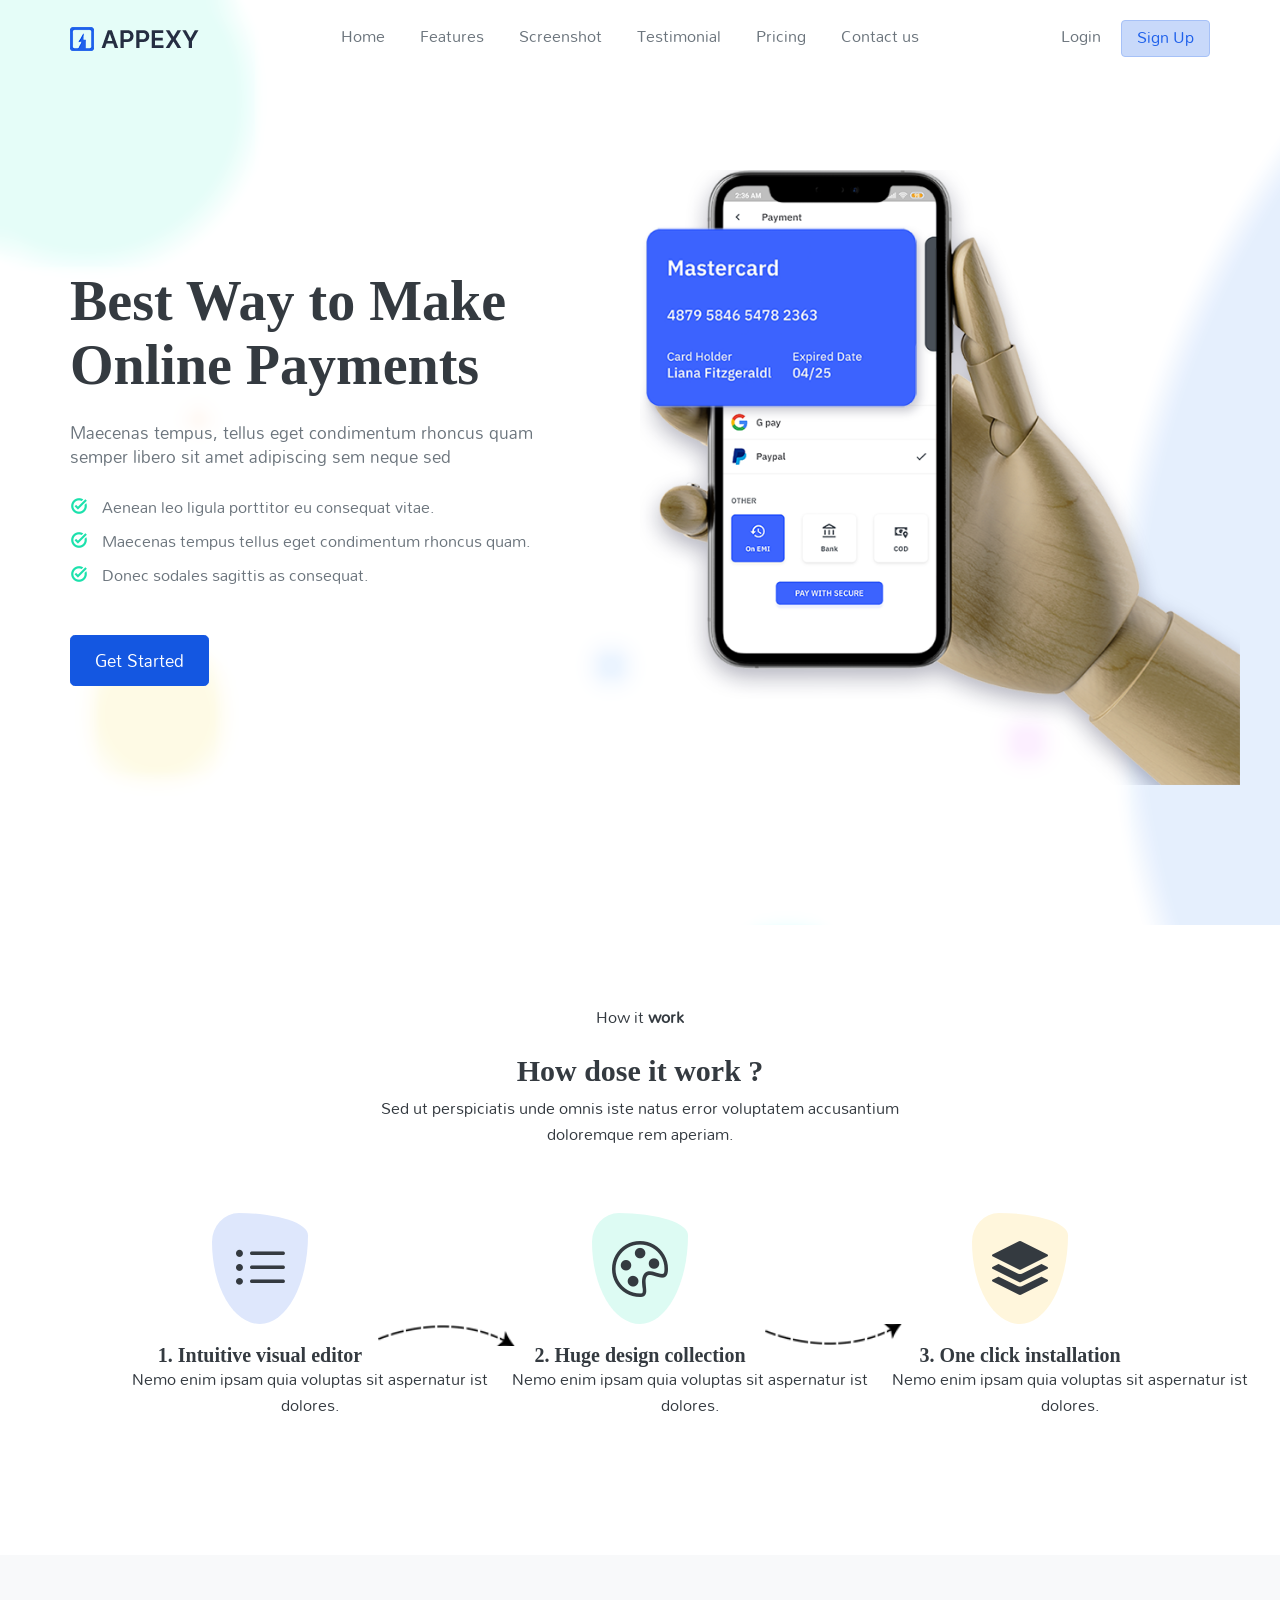
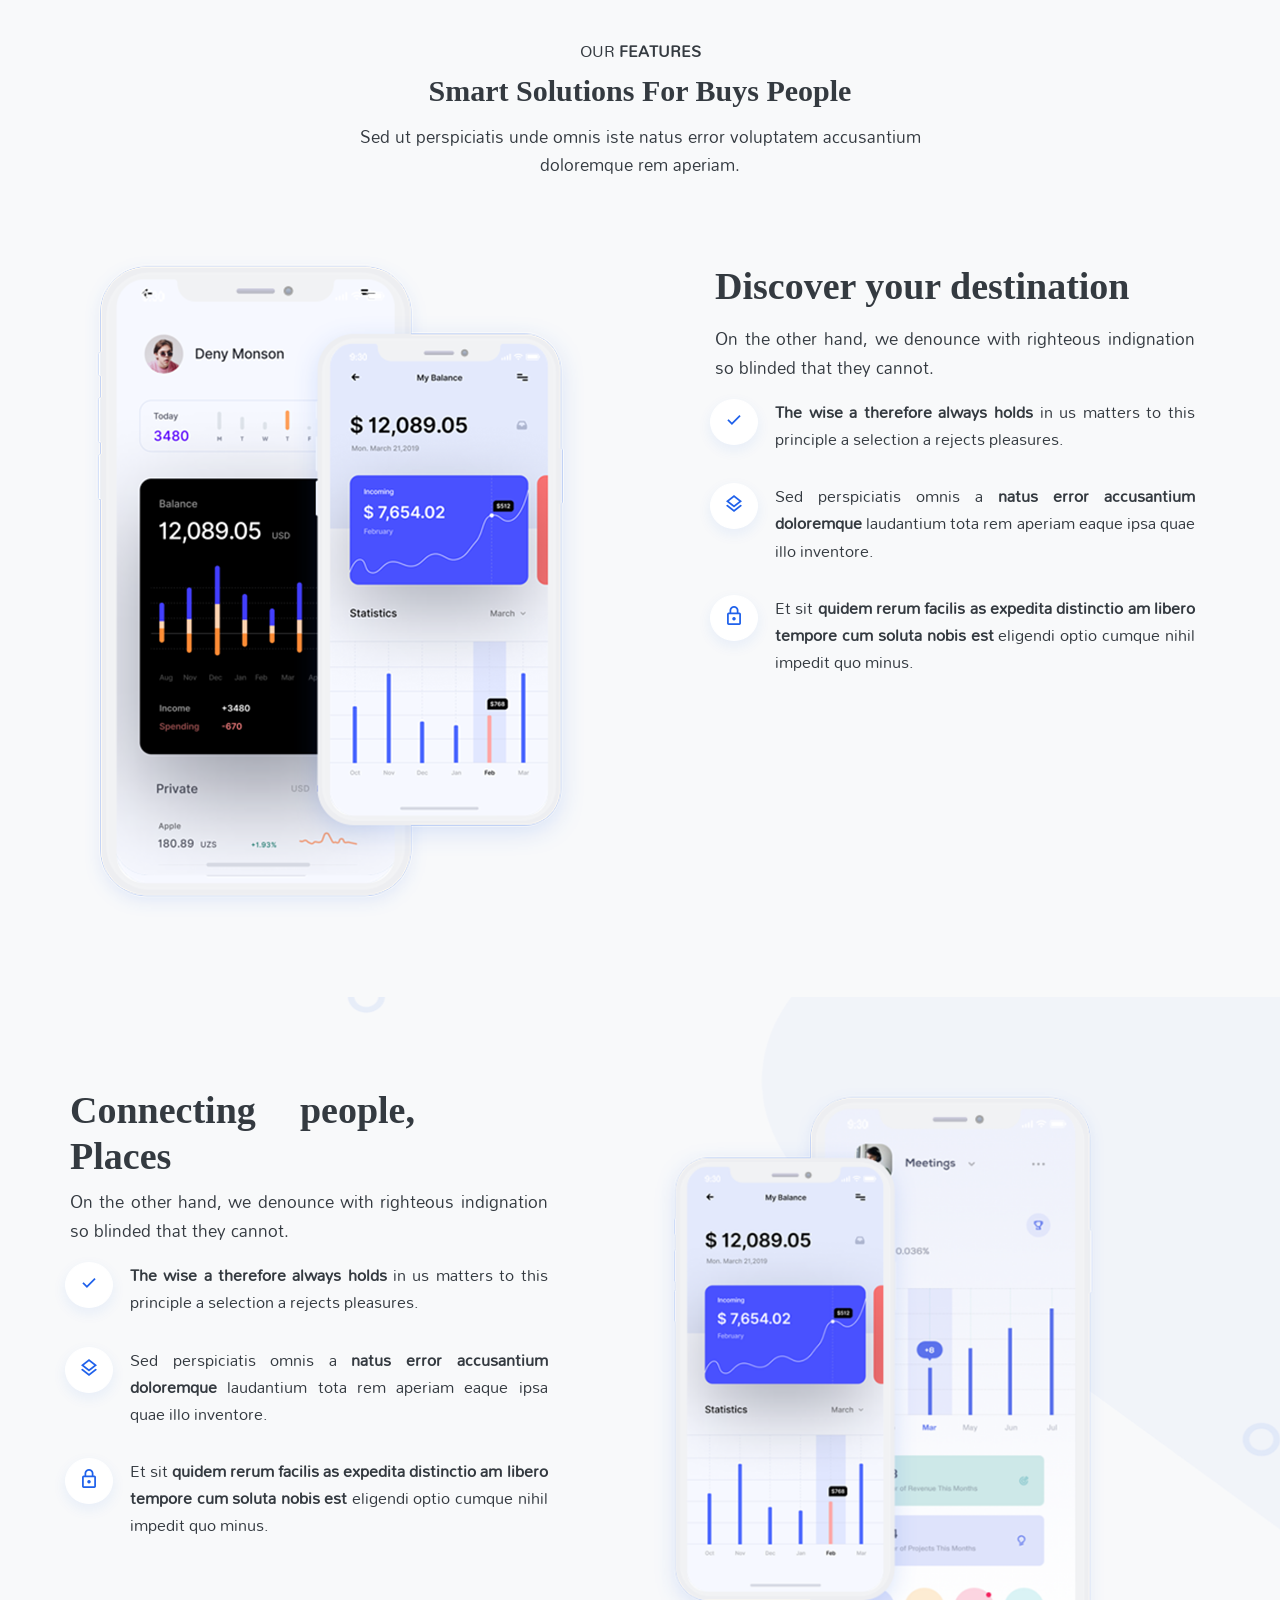
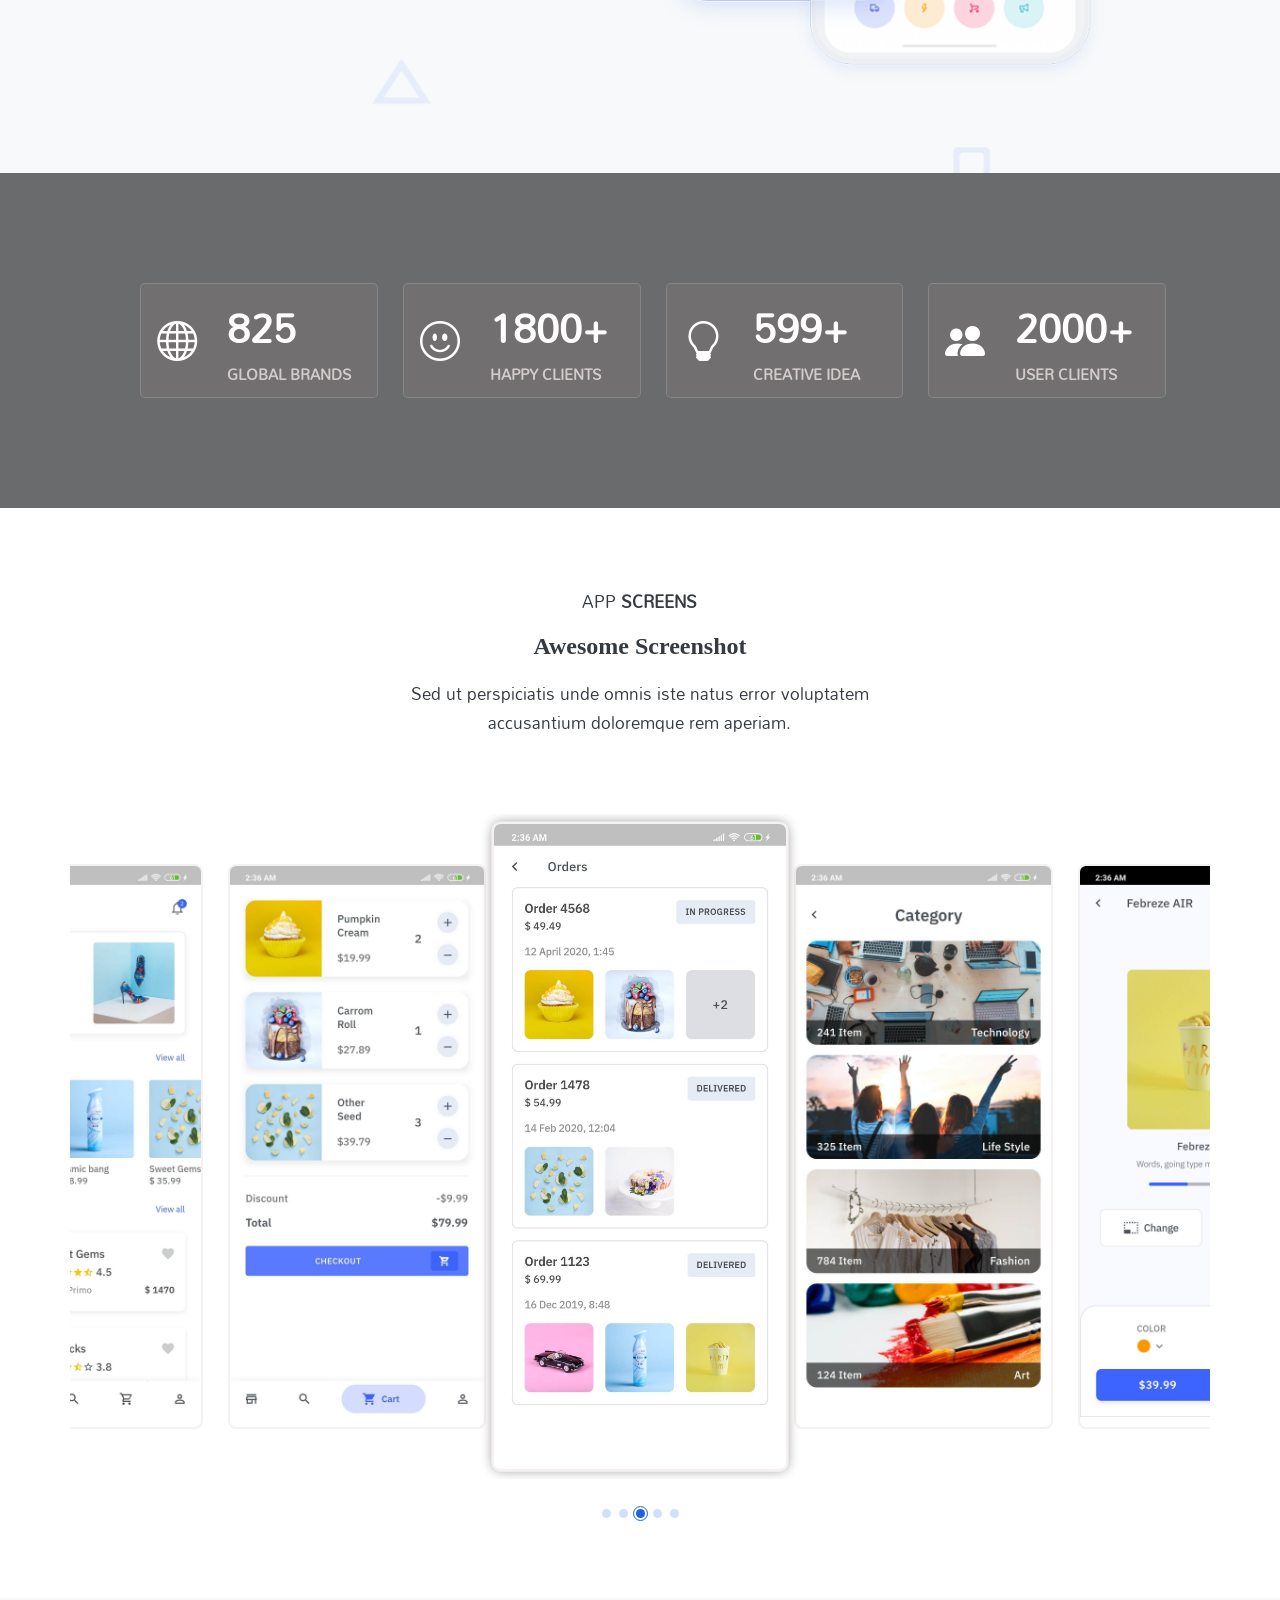
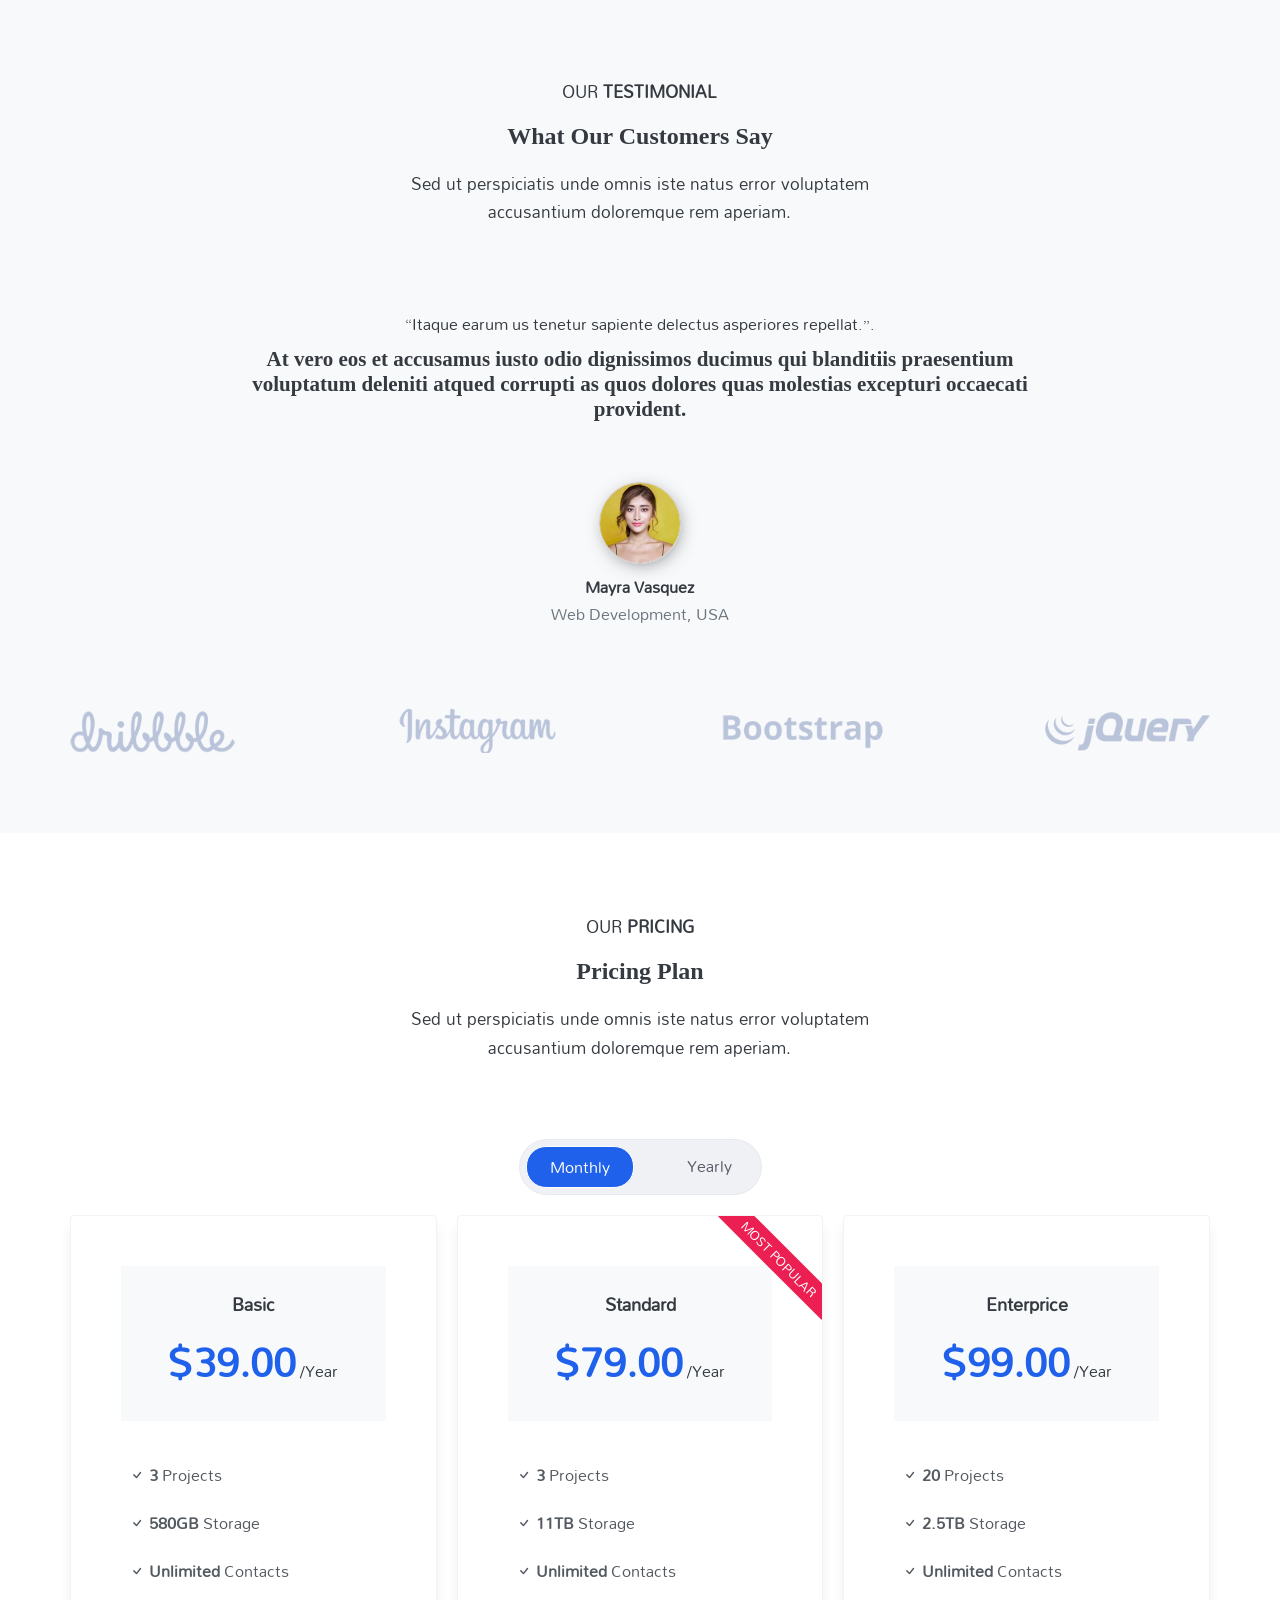
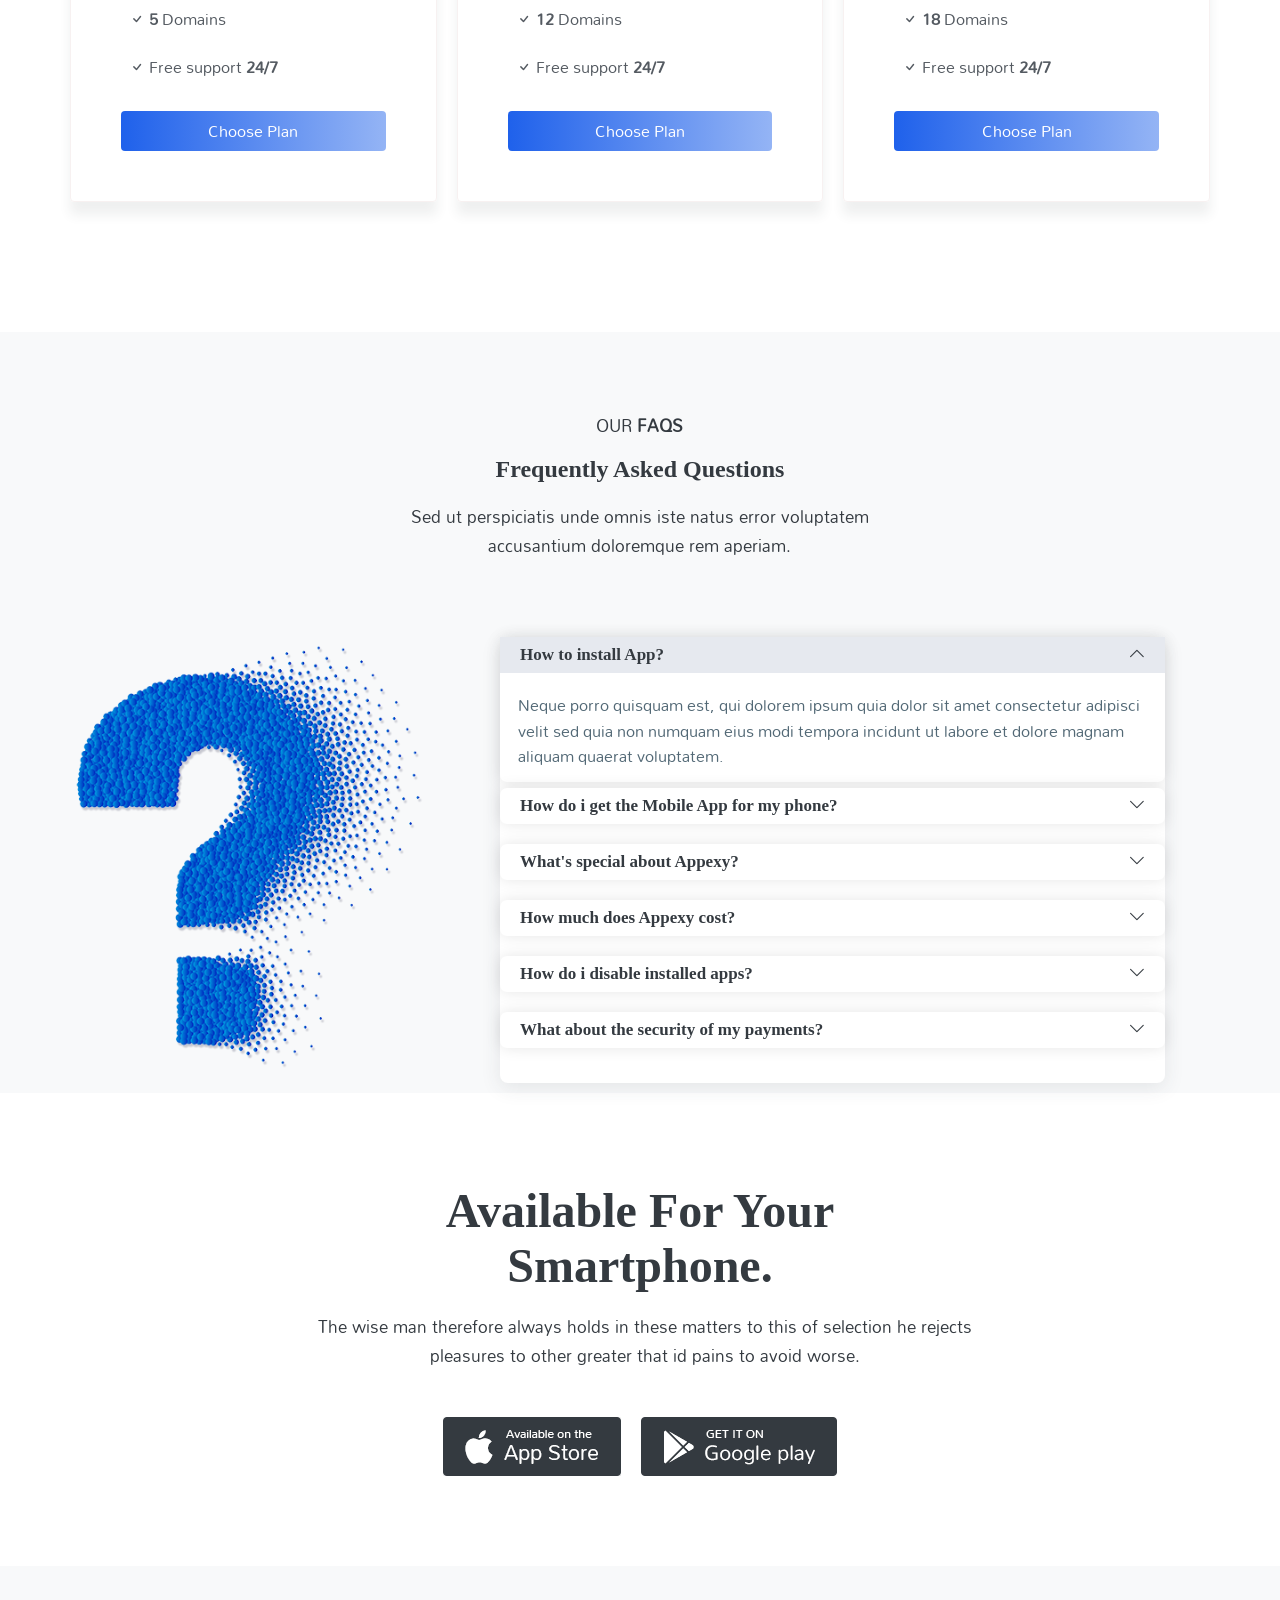
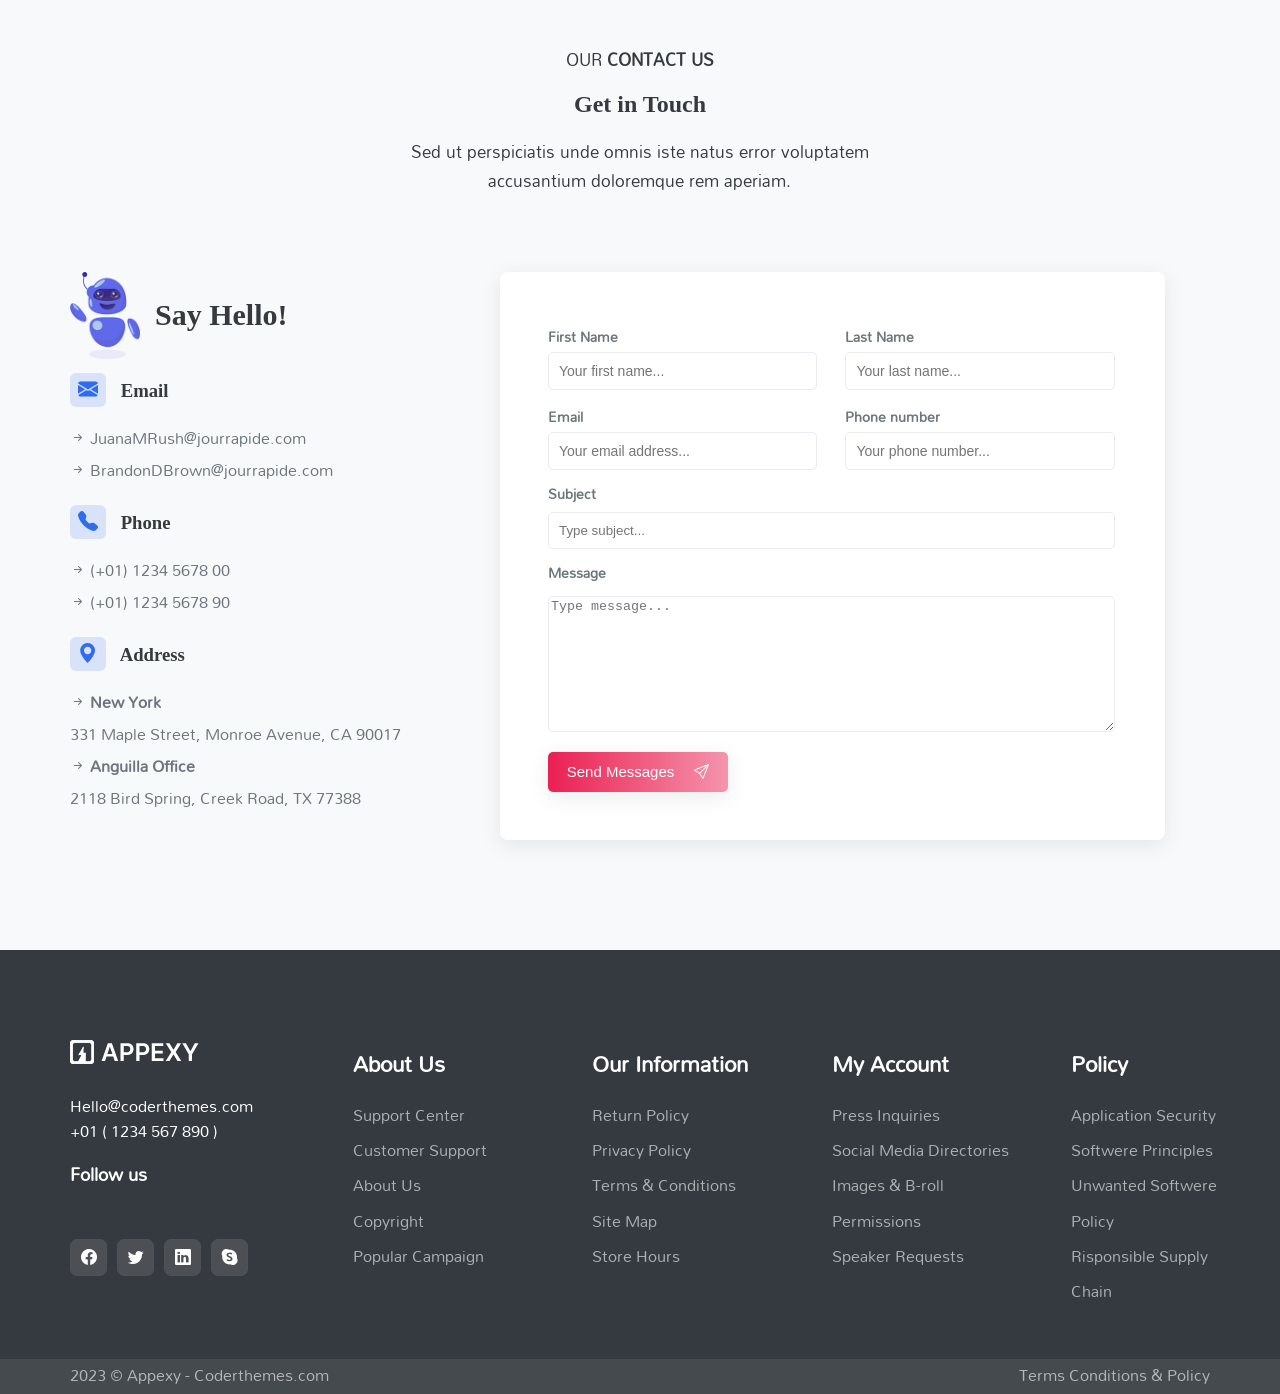
<file: index.html>
<!DOCTYPE html>
<html lang="en">

<head>
    <meta charset="UTF-8">
    <meta http-equiv="X-UA-Compatible" content="IE=edge">
    <meta name="viewport" content="width=device-width, initial-scale=1.0">
    <title>Page Landing</title>
    <link rel="stylesheet" href="https://fonts.googleapis.com/css2?family=Material+Symbols+Outlined:opsz,wght,FILL,GRAD@20..48,100..700,0..1,-50..200"/>
    <link rel="stylesheet" href="https://cdn.jsdelivr.net/npm/bootstrap-icons@1.10.3/font/bootstrap-icons.css"/>
    <link rel="stylesheet" href="CSS/style.css" type="text/css">
    
    
    
    
</head>
<body>
 
    </style>
    <header>
        <div class="container">
            <div class="logo">
                <a href="#">
                    <img src="assets/images/logo-dark.png.png" alt="Landing page"></a>

            </div>
            <nav>
                <ul>
                    <li><a href="#">Home</a></li>
                    <li><a href="#">Features</a></li>
                    <li><a href="#">Screenshot</a></li>
                    <li><a href="#">Testimonial</a></li>
                    <li><a href="#">Pricing</a></li>
                    <li><a href="#">Contact us</a></li>
                </ul>
            </nav>
            <div class="account">
                <ul>
                    <li><a href="#">Login</a></li>
                    <li><a href="#" class="sign-up-link">Sign Up</a></li>
                </ul>
            </div>
        </div>
    </header>
    <main>
        <section id="home">
            <div class="container">
                <div class="left">
                    <h1>Best Way to Make Online Payments</h1>
                    <p>Maecenas tempus, tellus eget condimentum rhoncus quam semper libero sit amet adipiscing sem neque
                        sed</p>
                    <ul>
                        <span class="material-symbols-outlined">
                            task_alt
                        </span>
                        <li>Aenean leo ligula porttitor eu consequat vitae.</li>
                        <span class="material-symbols-outlined">
                            task_alt
                        </span>
                        <li>Maecenas tempus tellus eget condimentum rhoncus quam.</li>
                        <span class="material-symbols-outlined">
                            task_alt
                        </span>
                        <li class="check-box-end">Donec sodales sagittis as consequat.</li>
                    </ul>
                    <a href="#" class="featured-button">Get Started</a>
                </div>
                <div class="right">
                    <img src="./assets/images/hero-0-img.png.png" class="img-fluid" alt="Responsive image">
                </div>
            </div>
        </section>
        <section id="howitwork">
                <div class="container">
                    <div class="title">
                        <p>How it <strong>work</strong></p>
                        <h2>How dose it work ?</h2>
                        <p>Sed ut perspiciatis unde omnis iste natus error voluptatem accusantium doloremque rem
                            aperiam.</p>
                    </div>
                    <div class="work-process">
                        <div class="step">
                            <div class="icon">
                                <i class="bi bi-list-ul"></i>
                            </div>
                            <img src="./assets/images/arrow-top.png.png" class="pointer" alt="Pointer-image"></img>
                            <h3>1. Intuitive visual editor</h3>
                            <p>Nemo enim ipsam quia voluptas sit aspernatur ist dolores.</p>

                        </div>
                        <div class="step">
                            <div class="icon">
                                <i<i class="bi bi-palette"></i>
                            </div>
                            <h3>2. Huge design collection</h3>
                            <p>Nemo enim ipsam quia voluptas sit aspernatur ist dolores.</p>

                        </div>
                        <div class="step">
                            <div class="icon">
                                <i class="bi bi-stack"></i>
                            </div>
                            <img src="./assets/images/arrow-bottom.png.png" class="pointer-3" alt="Pointer-image"></img>
                            <h3>3. One click installation</h3>
                            <p>Nemo enim ipsam quia voluptas sit aspernatur ist dolores.</p>

                        </div>
                    </div>
                </div>
            </div>
        </section>
        <section id="features">
            <div class="ourfeatures">
                <div class="title-2">
                    <p7>OUR <strong>FEATURES</strong></p7>
                    <h2>Smart Solutions For Buys People</h2>
                    <p>Sed ut perspiciatis unde omnis iste natus error voluptatem accusantium doloremque rem aperiam.</p>
                </div>
                <div class="container">
                    <div class="features-left">
                        <img src="assets/images/features-1.png.png" alt="features-image"></img>
                    </div>
                    <div class="features-right ">
                        <h2>Discover your destination</h2>
                        <p>On the other hand, we denounce with righteous indignation so blinded that they cannot.</p>
                        <ul>
                            <li>
                                <span class="material-symbols-outlined">done</span>
                                <strong> The wise a therefore always holds </strong> in us matters to this principle a selection a rejects
                                pleasures.
                            </li>

                            <li>
                                <span class="material-symbols-outlined">layers</span>
                                Sed perspiciatis omnis a <strong> natus error accusantium doloremque </strong> laudantium tota rem aperiam
                                eaque ipsa quae illo inventore.
                            </li>
                            <li class="check-box-end">
                                <span class="material-symbols-outlined">lock</span>
                                Et sit <strong> quidem rerum facilis as expedita distinctio am libero tempore cum soluta nobis
                                est </strong> eligendi optio cumque nihil impedit quo minus.
                            </li>
                    </div>
        </section>

        <section id="features-2">
                <div class="container">
                    <div class="features-right-2">
                        <h2>Connecting people, Places</h2>
                        <p>On the other hand, we denounce with righteous indignation so blinded that they cannot.</p>
                        <ul>
                            <li>
                                <span class="material-symbols-outlined">done</span>
                                <strong> The wise a therefore always holds </strong> in us matters to this principle a selection a rejects
                                pleasures.
                            </li>

                            <li>
                                <span class="material-symbols-outlined">layers</span>
                                Sed perspiciatis omnis a <strong> natus error accusantium doloremque </strong> laudantium tota rem aperiam
                                eaque ipsa quae illo inventore.
                            </li>
                            <li class="check-box-end-2">
                                <span class="material-symbols-outlined">lock</span>
                                Et sit <strong> quidem rerum facilis as expedita distinctio am libero tempore cum soluta nobis
                                est </strong> eligendi optio cumque nihil impedit quo minus.
                            </li>
                    </div>
                    <div class="features-left-2">
                        <img src="assets/images/features-2.png.png" alt="features-image"></img>
                    </div>
                    </div>
                </section>

        <section id="counter">
            <div class="container">
            <div class="counters">
            <div class="counter-block"> 
            <div class="icon">
                <i class="bu bi-globe"></i> 
            </div>
            <div class="text">
            <div class="digits">825</div> 
            <div class="label">Global brands</div>   
            </div>
        </div>           
                <div class="counter-block"> 
                <div class="icon">
                    <i class="bu bi-emoji-smile"></i> 
                </div>
                <div class="text">
                <div class="digits">1800+</div> 
                <div class="label">Happy clients</div>   
                </div>
            </div>          
                    <div class="counter-block"> 
                    <div class="icon">
                        <i class="bu bi-lightbulb"></i>
                    </div>
                    <div class="text">
                    <div class="digits">599+</div> 
                    <div class="label">Creative idea</div>   
                    </div>
                </div>                  
                        <div class="counter-block"> 
                        <div class="icon">
                            <i class="bu bi-people-fill"></i> 
                        </div>
                        <div class="text">  
                        <div class="digits">2000+</div> 
                        <div class="label">User clients</div>   
                        </div>
                    </div>
        </section>
        
<section id="screenshots">
    <div class="container">
        <div class="title-2">
            <p>APP <strong>SCREENS</strong></p>
            <h2>Awesome Screenshot</h2>
            <p>Sed ut perspiciatis unde omnis iste natus error voluptatem accusantium doloremque rem aperiam.</p>
                </div>
        <div class="carussel">       
            <ul class="images">
                <li><img src="./assets/images/1.png.jpg" alt="carussel"></li></img>
                <li><img src="./assets/images/3.png.jpg" alt="carussel"></li></img>
                <li class="active"><img src="./assets/images/4.png.jpg" alt="carussel"></li></img>
                <li><img src="./assets/images/5.png.jpg" alt="carussel"></li></img>
                <li><img src="./assets/images/6.png.jpg" alt="carussel"></li></img>
            </ul> 
        </div>
        <ul class="bullet">
            <li><span></span></li>
            <li><span></span></li>
            <li class="active"><span></span></li>
            <li><span></span></li>
            <li><span></span></li>
        </ul>
    </div>
</section>

<section id="testimonial">
    <div class="container">
        <div class="title-2">
            <p>OUR <strong>TESTIMONIAL</strong></p>
            <h2>What Our Customers Say</h2>
            <p>Sed ut perspiciatis unde omnis iste natus error voluptatem accusantium doloremque rem aperiam.</p>
                </div>
                <div class="quote">
                    <p3>“Itaque earum us tenetur sapiente delectus asperiores repellat.”.</p3>
                    <h2>At vero eos et accusamus iusto odio dignissimos ducimus qui blanditiis praesentium voluptatum deleniti atqued corrupti as quos dolores quas molestias excepturi occaecati provident.</h2>
                </div>
                <div class="user-image">
                    <img src="./assets/images/user-1.png.jpg" alt="user"></img>
                    <li> <strong> Mayra Vasquez</strong></li>
                    <li style="color: #6c757d;;">Web Development, USA</li>
                </div>
                <div class="partners">
                    <img src="./assets/images/dribbble.png.png" alt="partners"></img>
                    <img src="./assets/images/insta.png.png" alt="partners"></img>
                    <img src="./assets/images/bootstrap.png.png" alt="partners"></img>
                    <img src="./assets/images/jquery.png.png" alt="partners"></img>

                </div>
    </div>
</section>

<section id="pricing">
    <div class="container">
        <div class="title-2">
            <p>OUR <strong>PRICING</strong></p>
            <h2>Pricing Plan</h2>
            <p>Sed ut perspiciatis unde omnis iste natus error voluptatem accusantium doloremque rem aperiam.</p>
                </div>

                <div class="period-selection">
                    <ul>
                        <li class="active">Monthly</li>
                        <li>Yearly</li>
                    </ul>
                </div>

                    <div class="plans">
                     <div class="plan">
                     <div class="plan-pricing">
                    <div class="title">Basic </div>
                    <div class="price">
                    <span class="amount">$39.00</span>
                    <span class="period">/Year</span>
                </div>
                </div>

                <div class="plan-features">
                    <ul>
                        <li>
                            <i class="be bi-check"></i>
                           <strong>3</strong> Projects
                        </li>

                        <li>
                            <i class="be bi-check"></i>
                           <strong>580GB</strong> Storage
                        </li>

                        <li>
                            <i class="be bi-check"></i>
                           <strong>Unlimited</strong> Contacts
                        </li>

                        <li>
                            <i class="be bi-check"></i>
                           <strong>5</strong> Domains
                        </li>

                        <li>
                            <i class="be bi-check"></i>
                          Free support <strong>24/7 </strong>
                        </li>
                    </ul>
                </div>
                <div class="choose-plan">
                    <a href="#" class="plan-button">Choose Plan </a>   
                    </div>
                </div>

        <div class="plan active">
        <div class="plan-pricing">
        <div class="title">Standard</div>
        <div class="price">
            <span class="amount">$79.00</span>
            <span class="period">/Year</span>
        </div>
        </div>
        <div class="plan-features">
            <ul>
                <li>
                    <i class="be bi-check"></i>
                   <strong>3</strong> Projects
                </li>
                <li>
                    <i class="be bi-check"></i>
                   <strong>11TB</strong> Storage
                </li>
                <li>
                    <i class="be bi-check"></i>
                   <strong>Unlimited</strong> Contacts
                </li>
                <li>
                    <i class="be bi-check"></i>
                   <strong>12</strong> Domains
                </li>
                <li>
                    <i class="be bi-check"></i>
                  Free support <strong> 24/7</strong>
                </li>
            </ul>
        </div>
        <div class="choose-plan">
                <a href="#" class="plan-button">Choose Plan </a>   
                
                </div>
            </div>

        <div class="plan">
            <div class="plan-pricing">
            <div class="title">Enterprice</div>
            <div class="price">
                <span class="amount">$99.00</span>
                <span class="period">/Year</span>
            </div>
            </div>
            <div class="plan-features">
                <ul>
                    <li>
                        <i class="be bi-check"></i>
                       <strong>20</strong> Projects
                    </li>
                    <li>
                        <i class="be bi-check"></i>
                       <strong>2.5TB</strong> Storage
                    </li>
                    <li>
                        <i class="be bi-check"></i>
                       <strong>Unlimited</strong> Contacts
                    </li>
                    <li>
                        <i class="be bi-check"></i>
                       <strong>18</strong> Domains
                    </li>
                    <li>
                        <i class="be bi-check"></i>
                      Free support <strong> 24/7</strong>
                    </li>
                </ul>
                <div class="choose-plan">
                        <a href="#" class="plan-button">Choose Plan </a>   
                        </div>
                        </div>
                    </div>
            </div>
</section>
            
<section id="faq">
    <div class="container">
        <div class="title-2">
            <p>OUR <strong>FAQS</strong></p>
            <h2>Frequently Asked Questions</h2>
            <p>Sed ut perspiciatis unde omnis iste natus error voluptatem accusantium doloremque rem aperiam.</p>
                </div>

                <div class="row">
                <div class="left-side">
                    <img src="./assets/images/faq.png.png" alt="faq"></img>
                    </div>
                    

                <div class="right-side">
                <div class="accordion">
                <div class="question active">   
                    <h2>
                        How to install App?
                        <i class="be bi-chevron-up"></i>
                    </h2>
                   
                    <div class="answer">Neque porro quisquam est, qui dolorem ipsum quia dolor sit amet consectetur adipisci velit sed quia non numquam eius modi tempora incidunt ut labore et dolore magnam aliquam quaerat voluptatem. 
                    </div> 
                </div>
                    
                        <div class="question">   
                            <h2>
                                How do i get the Mobile App for my phone?
                                <i class="be bi-chevron-down"></i>
                            </h2>
                            <div class="answer">Neque porro quisquam est, qui dolorem ipsum quia dolor sit amet consectetur adipisci velit sed quia non numquam eius modi tempora incidunt ut labore et dolore magnam aliquam quaerat voluptatem. 
                            </div> 
                        </div>
                            
                                <div class="question">   
                                    <h2>
                                        What's special about Appexy?
                                        <i class="be bi-chevron-down"></i>
                                    </h2>
                                    <div class="answer">Neque porro quisquam est, qui dolorem ipsum quia dolor sit amet consectetur adipisci velit sed quia non numquam eius modi tempora incidunt ut labore et dolore magnam aliquam quaerat voluptatem. 
                                    </div>
                                </div> 
                                
                                    
                                    <div class="question">   
                                        <h2>
                                            How much does Appexy cost?
                                            <i class="be bi-chevron-down"></i>
                                        </h2>
                                        <div class="answer">Neque porro quisquam est, qui dolorem ipsum quia dolor sit amet consectetur adipisci velit sed quia non numquam eius modi tempora incidunt ut labore et dolore magnam aliquam quaerat voluptatem. 
                    
                                        </div>
                                    </div> 
                               
                                   
                                    <div class="question">   
                                        <h2>
                                            How do i disable installed apps?
                                            <i class="be bi-chevron-down"></i>
                                        </h2>
                                        <div class="answer">Neque porro quisquam est, qui dolorem ipsum quia dolor sit amet consectetur adipisci velit sed quia non numquam eius modi tempora incidunt ut labore et dolore magnam aliquam quaerat voluptatem. 
                                        </div>
                                    </div> 
                                   
                                        
                                        <div class="question">   
                                            <h2>
                                                What about the security of my payments?
                                                <i class="be bi-chevron-down"></i>
                                            </h2>
                                            <div class="answer">Neque porro quisquam est, qui dolorem ipsum quia dolor sit amet consectetur adipisci velit sed quia non numquam eius modi tempora incidunt ut labore et dolore magnam aliquam quaerat voluptatem. </div>
                                        </div>
                                        </div>
                                    </div>
                                </div>
                            </div>
                        </div>

</section>

<section id="smartphone">
    <div class="container">
        <div class="title-3">
            <h2>Available For Your
                Smartphone.</h2>
            <p>The wise man therefore always holds in these matters to this of selection he rejects pleasures to other greater that id pains to avoid worse.</p>
                </div>
                <div class="app-images">
                    <img src="./assets/images/i-store.png.png" alt="app"></img>
                    <img src="./assets/images/play-store.png.png" alt="app"></img>

                </div>

</section>

<section id="contact-us">
    <div class="container">
        <div class="title-2">
            <p>OUR <strong>CONTACT US</strong></p>
            <h2>Get in Touch</h2>
            <p>Sed ut perspiciatis unde omnis iste natus error voluptatem accusantium doloremque rem aperiam.</p>
                </div>

                <div class="row">
                <div class="left-side">
                    <h2>
                        
                      <div style="display: flex; align-items: center; font-size: 30px;">  <img style="width: 70px; margin-right: 15px;"  src="./assets/images/hello-icon.png.png" alt="hello-icon"></img>
                        Say Hello!</div>
                    </h2>
                    <h3>
                        <i class="ba bi-envelope-fill"></i>
                        Email
                    </h3>
                    <ul>
                        <li>
                            <i class="bc bi-arrow-right-short"></i>
                            <a href="#"></a> JuanaMRush@jourrapide.com
                        </li>
                        <li>
                            <i class="bc bi-arrow-right-short"></i>
                           <a href="#"></a>  BrandonDBrown@jourrapide.com
                        </li>
                    </ul>
                    <h3>
                        <i class="ba bi-telephone-fill"></i>
                        Phone
                    </h3>
                    <ul>
                        <li>
                            <i class="bc bi-arrow-right-short"></i>
                            <a href="#"></a>(+01) 1234 5678 00
                        </li>
                        <li>
                            <i class="bc bi-arrow-right-short"></i>
                            <a href="#"></a>(+01) 1234 5678 90
                        </li>
                    </ul>
                    <h3>
                        <i class="ba bi-geo-alt-fill"></i>
                        Address
                    </h3>
                    <ul>
                        <li>
                            <i class="bc bi-arrow-right-short"></i>
                            <strong>New York</strong>
                            <div class="address">331 Maple Street, Monroe Avenue, CA 90017</div>
                        </li>
                        <li>
                            <i class="bc bi-arrow-right-short"></i>
                            <strong>Anguilla Office</strong>
                            <div class="address">2118 Bird Spring, Creek Road, TX 77388</div>
                        </li>
                    </ul>
                </div>
                <div class="right-side">
                    <div class="contact-form">
                        <div class="contact-block">
                        <div class="row form-line">
                            <div class="half-column">
                                <label>First Name</label>
                                <input type="text" placeholder="Your first name...">
                            </div>
                            <div class="half-column">
                                <label>Last Name</label>
                                <input type="text" placeholder="Your last name...">
                            </div>
                        </div>
                        <div class="row form-line">
                            <div class="half-column">
                                <label>Email</label>
                                <input type="email" placeholder="Your email address...">
                            </div>
                            <div class="half-column">
                                <label>Phone number</label>
                                <input type="tel" placeholder="Your phone number...">
                            </div>
                        </div>
                        <div class="form-line">
                            <label style="padding-bottom: 5px; display: block;  font-size: 14px; font-weight: bold; color: rgb(108, 117, 125);">Subject</label>
                            <input style=" border-radius:5px; width:100%; padding:10px; border: 1px solid; border-color: #e9ecf1;" type="text" placeholder="Type subject...">
                        </div>
                        
                        <div class="form-line">
                            <label style=" padding-top: 10px; padding-bottom: 10px; display: block;  font-size: 14px; font-weight: bold;color: rgb(108, 117, 125);">Message</label>
                            <textarea style="border-radius:5px;display: block; width: 103%; height: 130px; border-color: #e9ecf1;" placeholder="Type message..."></textarea>
                        </div>
                        <button class="plan-button">Send Messages <i class="bo bi-send"></i></button>
                    </div>
                </div>
            </div>
            </div>
            </div> 
        </div>
</section>

<section  id="footer">
    <div class="container">
    <div class='row-1'>
        <ul>
          <img style="padding-bottom: 20px;" src="./assets/images/logo-light.png.png" alt="logo"></img>
          <li><a style="color:white;" href="#">Hello@coderthemes.com</a></li>
          <li>+01 ( 1234 567 890 )</li>
          <li style="font-weight: bold; font-size: 18px; padding-top: 15px; padding-bottom: 50px;">Follow us</li>
          <ul class="footer-icons">
            <li><i class="by bi-facebook"></i></li>
            <li><i class="by bi-twitter"></i></li>
            <li><i class="by bi-linkedin"></i></li>
            <li><i class="by bi-skype"></i></li>
        </ul>
        </ul>

        
      
    <div class="columns">
        <ul class="about-us">
            <li style=" color:white;font-size: 22px; font-weight: bold; padding-bottom: 10px;">About Us</li>
            <li>Support Center</li>
            <li>Customer Support</li>
            <li>About Us</li>
            <li>Copyright</li>
            <li>Popular Campaign</li>
        </ul>
        <ul class=" about-us">
            <li style=" color:white;font-size: 22px; font-weight: bold; padding-bottom: 10px;">Our Information</li>
            <li> Return Policy</li>
            <li>Privacy Policy</li>
            <li>Terms & Conditions</li>
            <li>Site Map</li>
            <li> Store Hours</li>

        </ul>
        <ul class="about-us">
            <li style=" color:white;font-size: 22px; font-weight: bold; padding-bottom: 10px;"> My Account</li>
            <li> Press Inquiries</li>
            <li>Social Media Directories</li>
            <li>Images & B-roll</li>
            <li>Permissions</li>
            <li>Speaker Requests</li>

        </ul>
        <ul class="about-us">
            <li style=" color:white;font-size: 22px; font-weight: bold; padding-bottom: 10px;">Policy</li>
            <li>Application Security</li>
            <li>Softwere Principles</li>
            <li>Unwanted Softwere Policy</li>
            <li>Risponsible Supply Chain</li>
        </ul> 
    </div>
    </div>
    </div>
    <div class="footer-tagline"> 
    <div class="container">
    <div class="footer-li">
        <ul>
        <li><a href="#"></a> 2023 © Appexy - Coderthemes.com</li> 
    </ul>
    <ul>
        <li> <a href="#"></a> Terms Conditions & Policy</li>
    </ul>
    </div>
</section>
    </main>
</body>
</html>
</file>
<file: CSS/style.css>
@import url('https://fonts.googleapis.com/css2?family=Mandali&display=swap');
@import url('https://fonts.googleapis.com/css2?family=Mandali&family=Open+Sans:ital,wght@0,300;0,400;0,500;0,600;0,700;0,800;1,300;1,400;1,500;1,600;1,700;1,800&display=swap');


*main{
    box-sizing: border-box;

}



body{
    margin:0;
    font-family: 'Mandali', sans-serif !important;
    color: #343a40 !important;
    font-size: 16px;
}

p{
    color: #343a40 !important;
    font-size: 17px;
    line-height: 1.7;
    margin-top:0;
    margin-bottom:1rem;
    width: 100%;
}

h1, h2, h3, h4, h5, h6 {
    font-family: 'Cerebri Sans' !important;
    color: #343a40 !important;
    margin: 0 0 20px;
}


#home{
   background-image: url('/assets/images/hero-3-bg.png.png');
    padding: 170px 0 140px;
}

ul{
    list-style-type: none;
    padding: 0;
    margin: 0;
}


.container{
    max-width: 1140px;
    margin: 0 auto;
    padding-left: 15px;
    padding-right: 15px;
}

a{
    text-decoration: none;
}

header{
    position: absolute;
    top:0;
    left:0;
    width: 100%;
    padding: 20px 0px;
}

header .container{
    display: flex;
    justify-content: space-between;

}

header nav a{
    font-size: 16px;
    color:#6c757d;
}

header nav a:hover{
    color: #1f61eb;
}

header nav ul{
    display: flex;
    gap: 35px;
    transition: all 0.5s ease-in-out;
}
   
header .account ul{
    display: flex;
    gap: 20px;
    
}

header .account a{
    color: #6c757d;
}
header .account a:hover{
    color: #1f61eb;
}


header .account a.sign-up-link{
    background: #c8d9fa;
    font-size: 16px;
    color:#1f61eb;
    border: 1px solid #a6c1f7;
    border-radius: 4px;
    padding: 0px 15px 3px;
    display: block;
    transition: all 0.5s ease-in-out;
}

header .account a.sign-up-link:hover{
    background:  #1457e1;
    color: white;
    
}

.featured-button{
    background:  #1457e1;
    color: white;
    border: 1px solid #1457e1;
    border-radius: 0.3rem;
    font-size: 17px;
    padding: 8px 24px;
    display: inline-block;
    transition: all 0.5s ease-in-out;
    
}
.featured-button:hover{
    background: #1457e1;
    box-shadow: 0 9px 10px 0 rgb(197 218 255);

}

  .left h1{
    margin-top: 0;
    font-family: sans-serif;
    font-weight: 700;
    margin-bottom:1.5rem;
    font-size: 3.5rem;
}


 .container .left p{
    color:#6c757d!important;
    line-height: 24px;
    font-size: 17px;
    margin-top: 0;
    margin-bottom: 1.5rem;
    
}

#home .container{
    align-items: center;
    vertical-align: middle;
    gap: 50px;
}

.container .left li{
    color:#6c757d!important;
    font-size: inherit;
    margin-left: 2rem;
    margin-top: -38px;
    line-height: 2.5rem;
}

.left .material-symbols-outlined{
    font-size:18px;
    color: #1ce1ac; 
    position: relative;
    font-weight: 700;
} 


.check-box-end{
    padding-bottom: 2.5rem;
}

#home  .container{
    display: flex;
}

#home .right,
.left
 {
   width: 50%;
   gap: 20px;
}

.img-fluid{
    width: 600px;
    height: 615px;
    margin-top: 0;
    vertical-align: middle;
}

header .logo img{
    display: block;
}

header .logo{
    display: flex;
    align-items: center;
}

.title{
    width: 50%;
    margin: auto;
}

.work-process{
    display: flex;
    position: relative;
    padding-bottom: 120px;
}

#howitwork .container{
    text-align: center;
    max-width: 1140px;
    padding-top: 80px;
}
   

#howitwork h2{
margin-top: 0px;
margin-bottom: 0.1rem;
font-size: 30px;
line-height: 1.6;
font-weight: 700;

}

#howitwork p{
    margin-top: 0;
    font-size: 1rem;
    line-height: 1.6;
}

#howitwork .icon {
    padding-top: 50px;
    font-size: 56px; 

}
 .bi{
display: inline-block;
width: 96px;
border-radius: 28% 72% 50% 50%/26% 20% 80% 74%;;
}

.bi-list-ul{
    background: #dee7fc;
    
}
.bi-palette{
    background: #ddfbf3;
   
}
.bi-stack{
    background: #fff6dc;
   
}
.step h3{
    font-size: 20px;
    padding-top: 20px;
    font-weight: 600;
    margin: 0;
}

.step p{
    margin-top: 0%;
    line-height: 1.2;
    padding: 0 50px 0 50px;
}

.pointer{
    position: absolute;
    right: 30%;
    left: 27%;
    width: 12%;
}
.pointer-3{
    position: absolute;
    right: 20%;
    left: 61%;
    width: 12%;
}


.title-2{
    width: 47%;
    margin: auto;
    padding-bottom: 60px;
    display: block;
    text-align: center;
}

#features.title-2 p7{
color: #6c757d!important;
}

.ourfeatures h2 {
    margin-bottom: 0.5rem;
    text-align: center;
    font-size: 30px;
    line-height: 1.6;
    font-weight: 700;
}


.ourfeatures .container{
    gap:130px;
    display: flex;
    box-sizing: border-box;
    text-align: center;
    max-width: 1140px;
}
#features{
    background-color: #f8f9fa !important;
    padding-top: 80px !important;
    padding-bottom: 80px !important;
    position: relative;
}

.features-left{
    display: flex;
    width:  50%;
}

.features-right{
    width: 50%;
}

.features-right h2 {
    font-size: 38px;
    display: flex;
    text-align: justify;
    position: relative;
}

.features-right p{
    color:  #6c757d;
    text-align: justify;
    line-height: 1.7;
}

.features-right .material-symbols-outlined{
    position: absolute;
    left: -5px;
    padding: 3px;
    text-align: center;
    color: #1f61eb !important;
    border: 1px solid white;
    padding-top: 9px;
    font-size: 22px;
    width: 40px;
    height: 32px;
    border-radius: 50%;
    background: white;
    box-shadow: 0px 5px 14px #1f61eb14;
}


.features-right li{
    position: relative;
    padding: 0px 0px 30px 60px;
    line-height: 1.7;
    text-align: justify;
}

.features-left img{
    width: 500px;
    height: 661px;

}

.features-left-2 img{
    width: 451px;
    height: 596px;
}
.features-right-2 li{
    position: relative;
    padding: 0px 0px 30px 60px;
    line-height: 1.7;
    text-align: justify;
}
.features-right-2 .material-symbols-outlined{
    position: absolute;
    left: -5px;
    padding: 3px;
    text-align: center;
    color: #1f61eb !important;
    border: 1px solid white;
    padding-top: 9px;
    font-size: 22px;
    width: 40px;
    height: 32px;
    border-radius: 50%;
    background: white;
    box-shadow: 0px 5px 14px #1f61eb14;
}

.features-right-2 p{
    color:  #6c757d;
    text-align: justify;
    margin-top: -11px;
    line-height: 1.7;
}

.features-right-2 h2 {
    font-size: 38px;
    display: flex;
    text-align: justify;
    position: relative;
    width: 345px;
    line-height: 46px;
}
.features-right-2{
    width: 50%;
}
.features-left-2{
    display: flex;
    width:  50%;
    padding-left: 105px;
    padding-right: 80px;
}
 #features-2{
    background: url("/assets/images/features-bg.png") no-repeat top center / cover;
    background-color: #f8f9fa !important;
    padding-top: 90px;
    padding-bottom: 90px !important;
    position: relative;
}

.features-2 .container{
    gap:150px;
    display: flex;
    box-sizing: border-box;
    text-align: center;
    max-width: 1140px;
}

.features-2 h2 {
    margin-top: 10px;
    margin-bottom: 0.5rem;
    text-align: center;
    font-size: 30px;
    line-height: 1.6;
    font-weight: 700;
}


#features-2 .container {
    display: flex;
}

#counter{
    position: relative;
    background: url("/assets/images/counter-bg.png.jpg");
    background-repeat: no-repeat;
    background-position: center;
    background-size: cover;
    background-attachment: fixed;
    padding-top: 110px;
    padding-bottom: 110px;
   
}

#counter::before{
    content: "";
    width: 100%;
    height: 100%;
    position: absolute;
    top:0;
    left: 0;
    background: #35373aeb;
    opacity: 0.8;
  
    
}

#counter .counters{
    display: flex;
    gap:25px;
    position: relative;
    color: white;
    z-index: 1;
    width: 90%;
    margin-left: 70px;
 
}
#counter .counters .counter-block{
width: 25%;
display: flex;
align-items: center;
border: 1px solid #9f9f9f7a;
background: #7a74747a;
border-radius: 5px;
height: 113px;


}

#counter .counters .icon{
    font-size: 40px;
    padding: 0px 30px 1px 16px;
  }
    
 .counter-block .digits{
    font-weight: 700;
    font-size: 40px;
    line-height: 1.7;
}
.counter-block .label{
text-transform: uppercase;
color: #d3cbcb;
font-size: 15px;
line-height: 1.7;
font-weight: 900;

}

.carussel .images img{
max-width: 100%;
max-height: 100%;
}

#screenshots .carussel .images{
    display: flex;
    gap: 25px;
    width: 122%;
    margin-left: -125px;
    
}

#screenshots .title-2{
    padding-top: 80px;
}

#screenshots .carussel{
    overflow: hidden;
    padding: 50px 0;
    
}

#screenshots .carussel .images li{
border: 2px solid #f5f1f1;
border-radius: 8px;
overflow: hidden;

}
#screenshots .carussel .img{
    display: block;
    
    
}
#screenshots .carussel .images li.active{
transform: scale(1.15);
box-shadow: 0 0 10px -1px rgb(150, 146, 146);

}

#screenshots .title-3 {
margin: auto;
}

#screenshots .bullet span{
    background: #d2dffb;
    display: block;
    height: 9px;
    width: 9px;
    border-radius:50%; 
}

#screenshots .bullet{
    display: flex;
    justify-content: center;
    gap:8px;
    margin-top: 30px;
    padding-bottom: 80px;
}

#screenshots .bullet li.active span{
    background: #1f61eb;
    position: relative;
}

#screenshots .bullet li.active span::before{
    content: "";
    position: absolute;
    top: -3px;
    left: -3px;
    height: 13px;
    width: 13px;
    border: 1px solid #1f61eb;
    border-radius: 50%;
}

#testimonial{
padding-top: 80px;
padding-bottom: 80px;
background-color: #f8f9fa !important;
}

#testimonial .quote{
    width: 70%;
    font-size: 14px;
    margin: auto;
    padding-bottom: 40px;
    display: block;
    text-align: center;
}

#testimonial .quote p3{
    font-size: 16px;
    line-height: 2.7;
}

#features .user-image img li{
   
    width: 82%;
    font-size: 16px;
    margin: auto;
    padding-bottom: 80px;
    display: block;
    text-align: center; 
}

.user-image{
    width: 82%;
    font-size: 16px;
    margin: auto;
    padding-bottom: 80px;
    display: block;
    text-align: center;
}

.user-image img{
    border-radius: 50%;
    width: 80px;
    border: 1px solid #cfc8c8;
    box-shadow: 2px 4px 21px -9px;

}

.user-image li{
    list-style: none;
    line-height: 1.7;
}

.partners{
    display: flex;
    flex-wrap: wrap;
    justify-content: space-between;

}
.partners img{
    width: 165px;
    height: 45px;
}

#pricing .period-selection{
    display: flex;
    justify-content: center;
}

#pricing .period-selection ul{
    display: flex;
    justify-content: center;
    gap:30px;
    border: 1px solid #e6e9ef;
    border-top-right-radius: 30px;
    border-bottom-right-radius: 30px;
    border-top-left-radius: 30px;
    border-bottom-left-radius: 30px;
    padding: 6px;
    background: #eff1f5;
}

#pricing .period-selection li{
    padding: 4px 23px; 
   color: #585a66; 
}

#pricing .period-selection li.active{
border:1px solid;
background: #1f61eb;
color: white;
border-top-right-radius: 20px;
border-bottom-right-radius: 20px;
border-top-left-radius: 20px;
border-bottom-left-radius: 20px;
}

#pricing .plans{
    padding-top: 20px;
    display: flex;
    justify-content: center;
    gap:20px;
    box-shadow: 0 0 0 0px black;
    padding-bottom: 130px;
  
}

#pricing .plan{
    padding: 50px;
}

#pricing .plans .plan{
    width: 33.3%;
    width: 33.3%;
    border: 1px solid #f7f1f1;
    box-shadow: 0 13px 12px rgb(52 58 64 / 8%);
    border-radius: 4px;
}

#pricing .title-2{
    padding-top: 80px;
}

#pricing .title{
    font-size: 18px;
    font-weight: 600;
}

#pricing .plan-pricing{
    background: #f8f9fa;
    text-align: center;
    padding: 20px;

}
#pricing .plan-pricing .tile{
    font-weight: 600;
    line-height: 20px;
    color:#4a4141d1
}

#pricing  .price .amount {
    font-size: 40px;
    color: #1f61eb;
    font-weight: 900;

}

.plan-features li{
    padding: 8px;
    color: #545a61;
    
}

.plan-features ul{
    padding-top: 30px;
    padding-bottom: 20px;
}

 .choose-plan{
    background: linear-gradient(to right, #1f61eb 0%, #94b4f5 100%);
    border-radius: 4px;
    
}

.plan-button{
    color:white !important;
    text-align: center !important;
    justify-content: center !important;
    display: flex !important;
    padding: 4px !important;
}

#pricing .plan.active{
    position: relative;
    overflow: hidden;
   
}

#pricing .plan.active::before{
    font-size: 13px;
    color: white;
    content: "MOST POPULAR";
    background: #eb1f52;
    position: absolute;
    top: 30px;
    right: -30px;
    transform: rotate(45deg);
    width: 146px;
    text-align: center;
}


#faq .title-2{
    padding-top: 80px;
}

#faq{
    background-color: #f8f9fa !important;
}


#faq .question{
    background: white;
    box-shadow: 0 0 15px 0 rgba(0, 0, 0, 10%);
    border-radius: 7px;
    margin-bottom: 6px;
     
}

.row{
    display: flex;
    gap: 50px;
    padding-bottom: 10px;
    
}

.right-side{
    width: 58.3333%;
    background-color: white;
    border-radius: 8px;
    box-shadow: 0 5px 20px rgb(52 58 64 / 10%);
 
}
    
.left-side{
  width: 33.3333%;
  
}

#faq .question .answer{
    display: none; 
    line-height: 1.6;
    color: #536976;
    padding: 0 5px;
    padding-top: 0;
    padding: 0px 18px 12px;
}
    
#faq .question h2{
    font-size: 17px;
    color:#536976;
    font-family: 'Mandali', sans-serif;
    display: flex;
    justify-content: space-between;
    padding: 8px 20px;
    
}

#faq .question.active .answer{
display: block;
}

#faq .question.active h2{
background: #e6e9ef;
}

#faq .row .left-side img{
    width: 356px;
    height: 436px;
}


#smartphone .title-3 {
    padding-top: 90px;
    padding-top: 90px;
    width: 50%;
    margin: 0 auto;
    
}
#smartphone .title-3 h2{
    font-weight: 800;
    font-size: 48px; 
    text-align: center;
}

#smartphone .title-3 p{
    width: 127%;
    text-align: center;
    margin-left: -72px;
    color:#6c757d
}

#smartphone .app-images{
        display: flex;
        padding-top: 30px;
        width: 100%;
        text-align: center;
        gap: 20px;
        justify-content: center;
        padding-bottom: 90px;
}

#contact-us{
    background: #f8f9fa;
    padding-bottom: 100px;
    padding-top: 80px;
}

#contact-us .left-side .ba{
    font-size: 20px;
    background: #d8e2f8;
    color: #306dec;
    border-radius: 6px;
    width: 10px;
    padding: 6px 8px;
    margin-right: 10px;
}

#contact-us h3 .ba{
padding: 10px;
}

#contact-us ul{
    padding-bottom: 25px;
    color: rgb(108, 117, 125)
    
}

#contact-us .contact-block{
    padding: 3rem;
    margin-right: 1.5rem;
}

#contact-us .half-column input{
    padding: 10px;
    width: 100%;
    border-color: #e9ecf1;
    color: rgb(108, 117, 125);
    font-size: 14px;
}

#contact-us .half-column{
    width: 50%;
}

.half-column input{
    border: 1px solid;
    border-color: #e9ecf1;
    color: rgb(108, 117, 125);
    font-size: 14px;
    border-radius:5px;
    

}

.half-column label{
    font-size: 14px;
    font-weight: bold;
    color: rgb(108, 117, 125);
    
    padding-bottom: 10px;
}

.right-side .plan-button{
    background: linear-gradient(to right, #eb1f52 0%, #f594ac 100%);
    border:none;
    margin-top:20px;
    width: 180px;
    height: 40px;
    box-shadow: 0 5px 20px rgb(52 58 64 / 10%);
    border-radius:5px;
    align-items: center;
    font-size: 15px;
    cursor: pointer;
}

.bo{
    margin-left: 20px;
}

#footer{
   position: relative;
    background: url("/assets/images/footer-light-bg.png.png");
    background-color: #343a40 !important;
    background-repeat: no-repeat;
    background-position: center;
    background-size: cover;
    background-attachment: fixed;
    padding-top: 70px;
    
}

#footer .row-1{
    color: white;
    display: flex;
    padding-top: 20px;
    padding-bottom: 50px;
}

.row-1 .footer-icons{
    display: flex;
    gap:10px;
    text-align: center;
    
    
}


.row-1 .footer-icons .by{
    border: 1px solid;
    border-color: #4e5255;
    background-color: #4c5055;
    display: block;
    padding-top: 5px;
    width: 35px;
    height: 30px;
    border-radius: 7px;
}
.row-1 li{
    line-height:1.6;
}

.row-1 .columns{
    display: flex;
    margin-left: 100px;
    gap:100px;
}

.row-1 .columns .about-us{
    width: 100%;
}

 .columns li{
    width: 130%;
    line-height: 2.2;
    color: rgba(255, 255, 255, 0.6);
    cursor: pointer;
}



.footer-tagline {
    height: 40px;
    background-color: rgba(72, 76, 80, 0.9);
    height: 35px;
    

}

.footer-li {
    color: white;
    display: flex;
    justify-content:space-between;
    color: rgba(255, 255, 255, 0.6);
    cursor: pointer;
    
    
}
</file>
